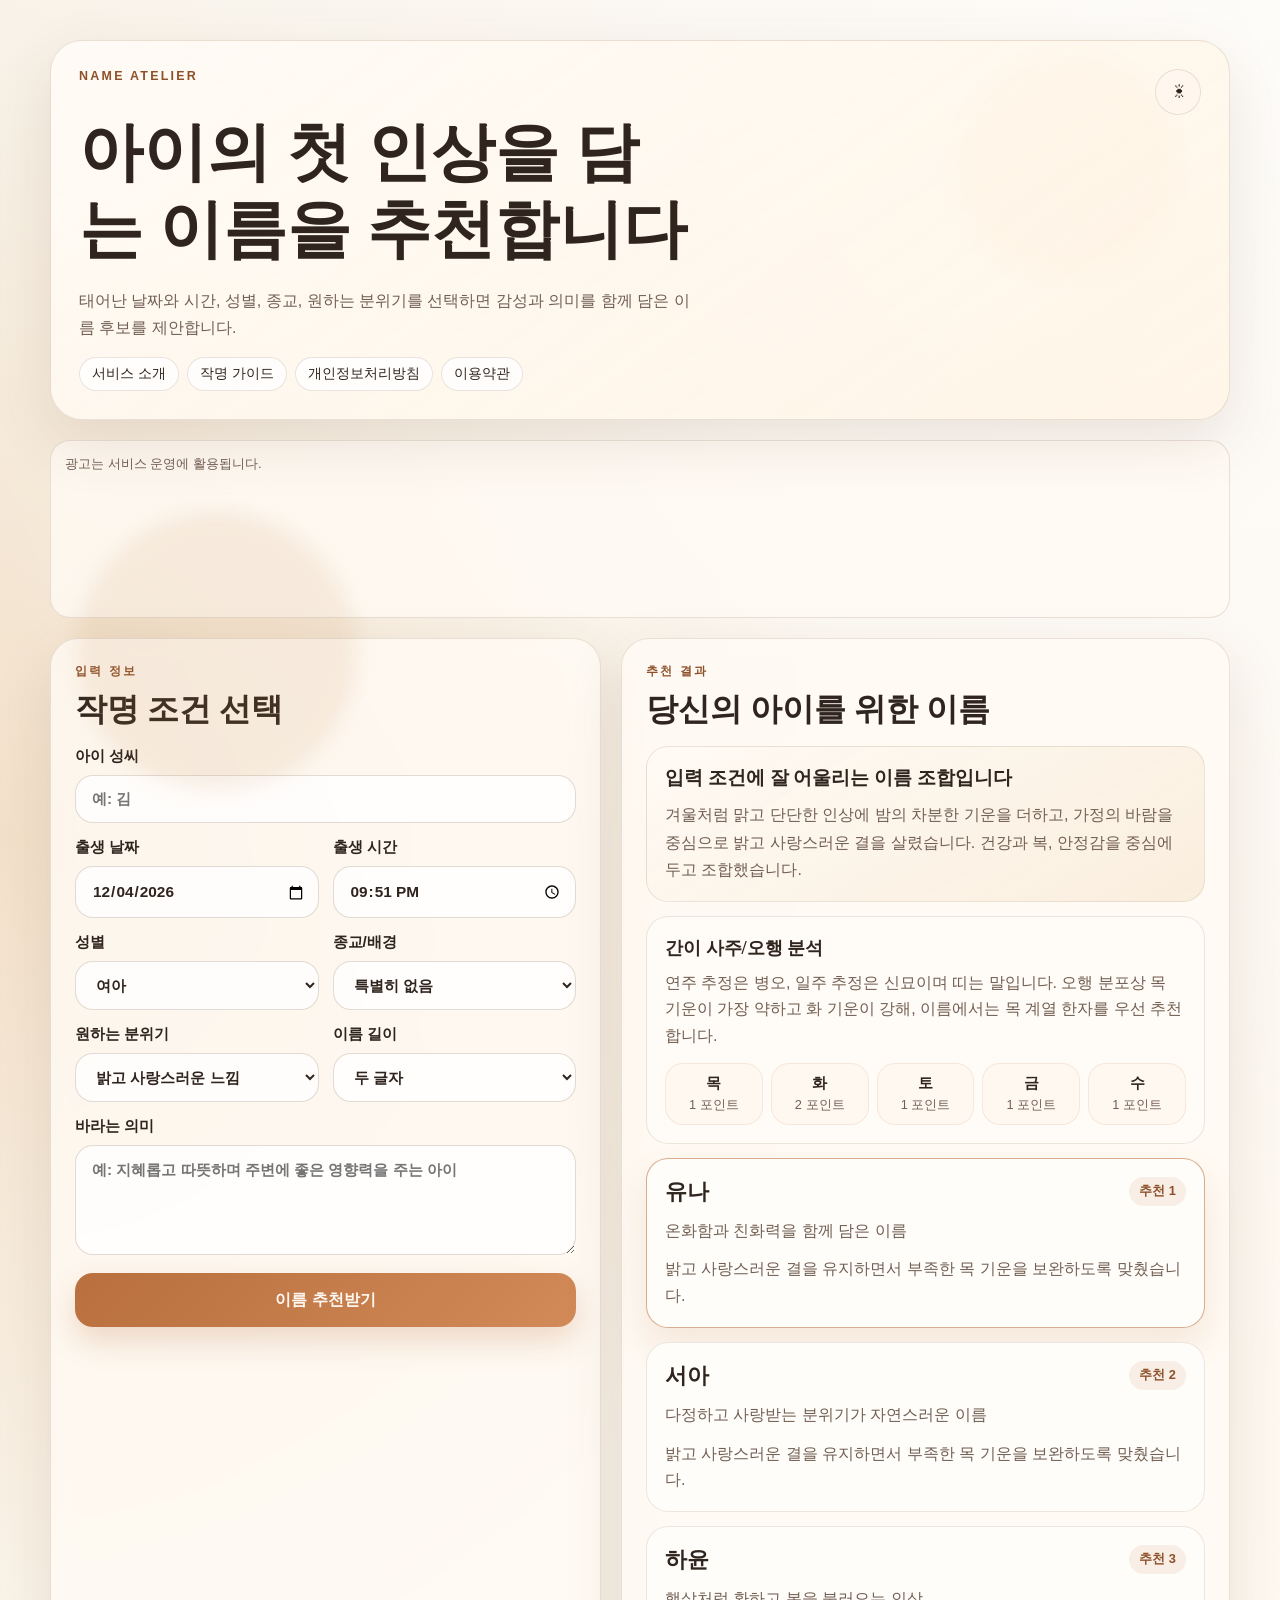
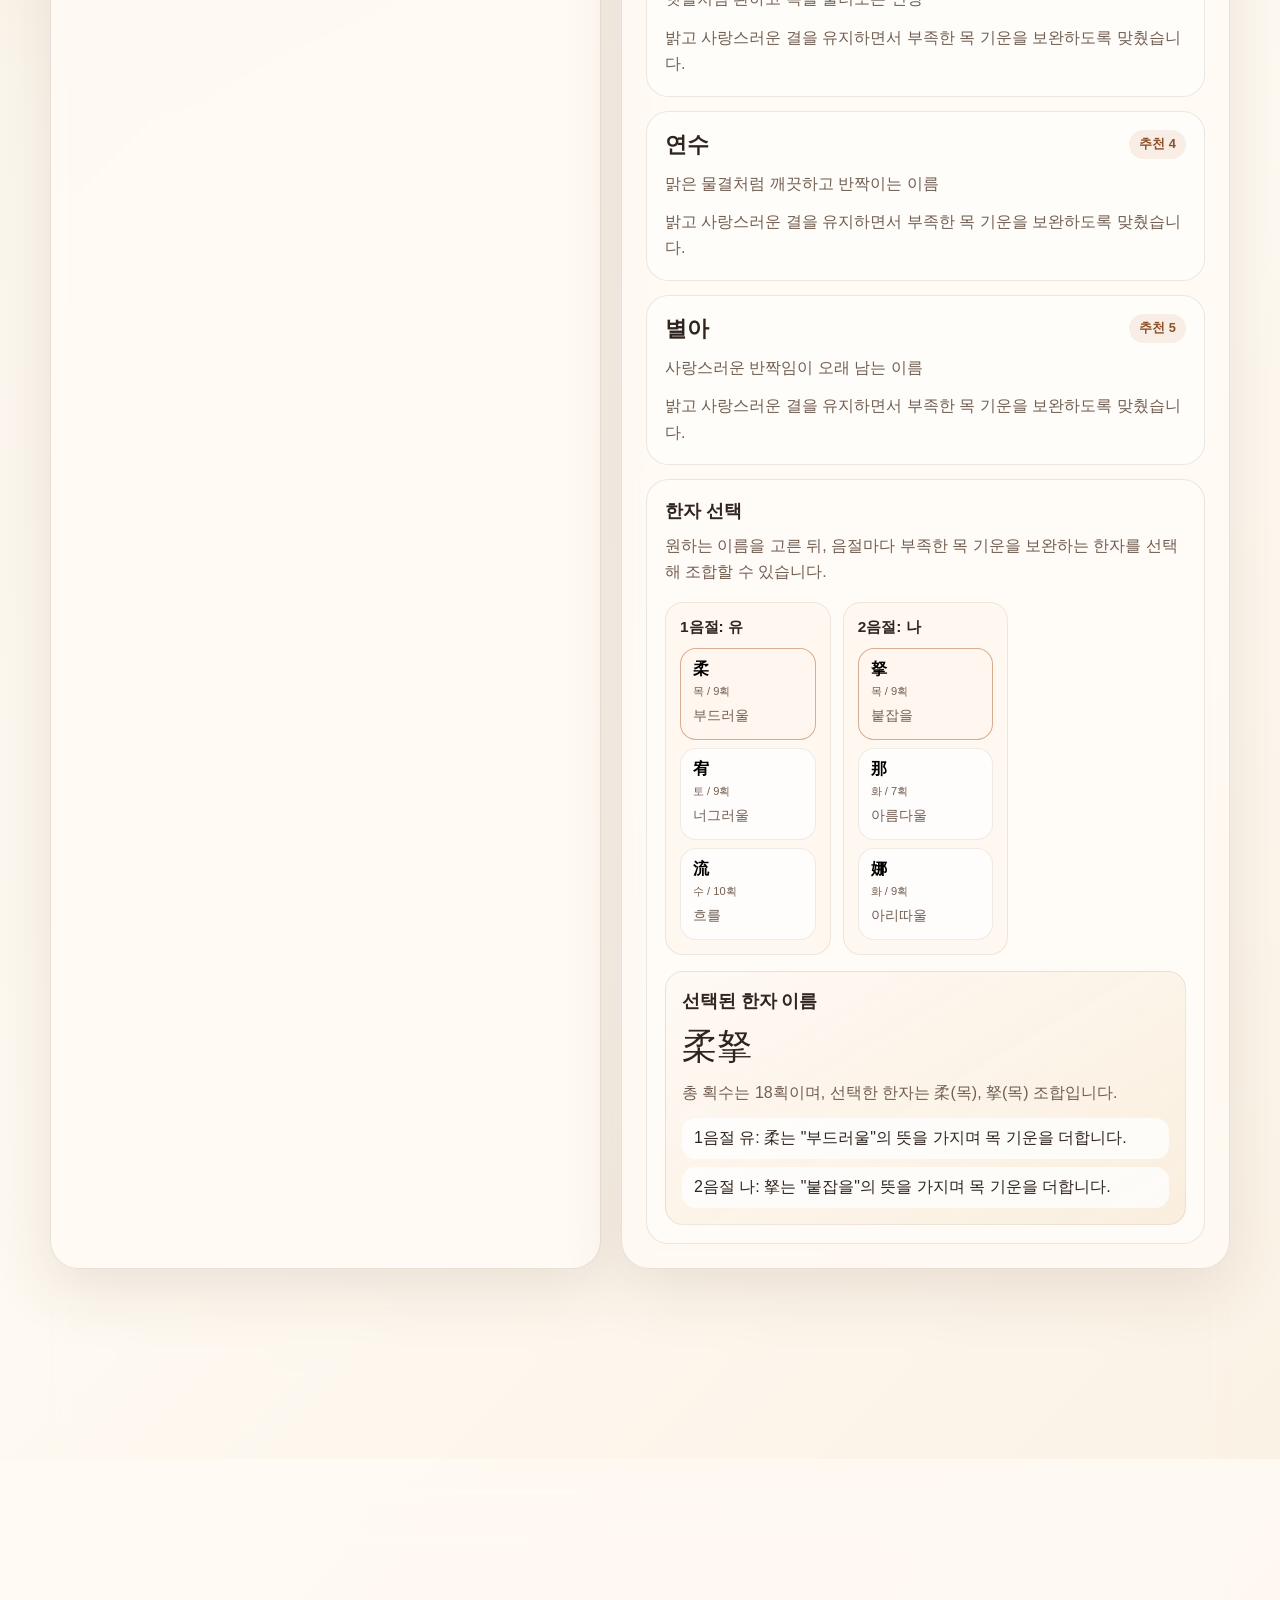
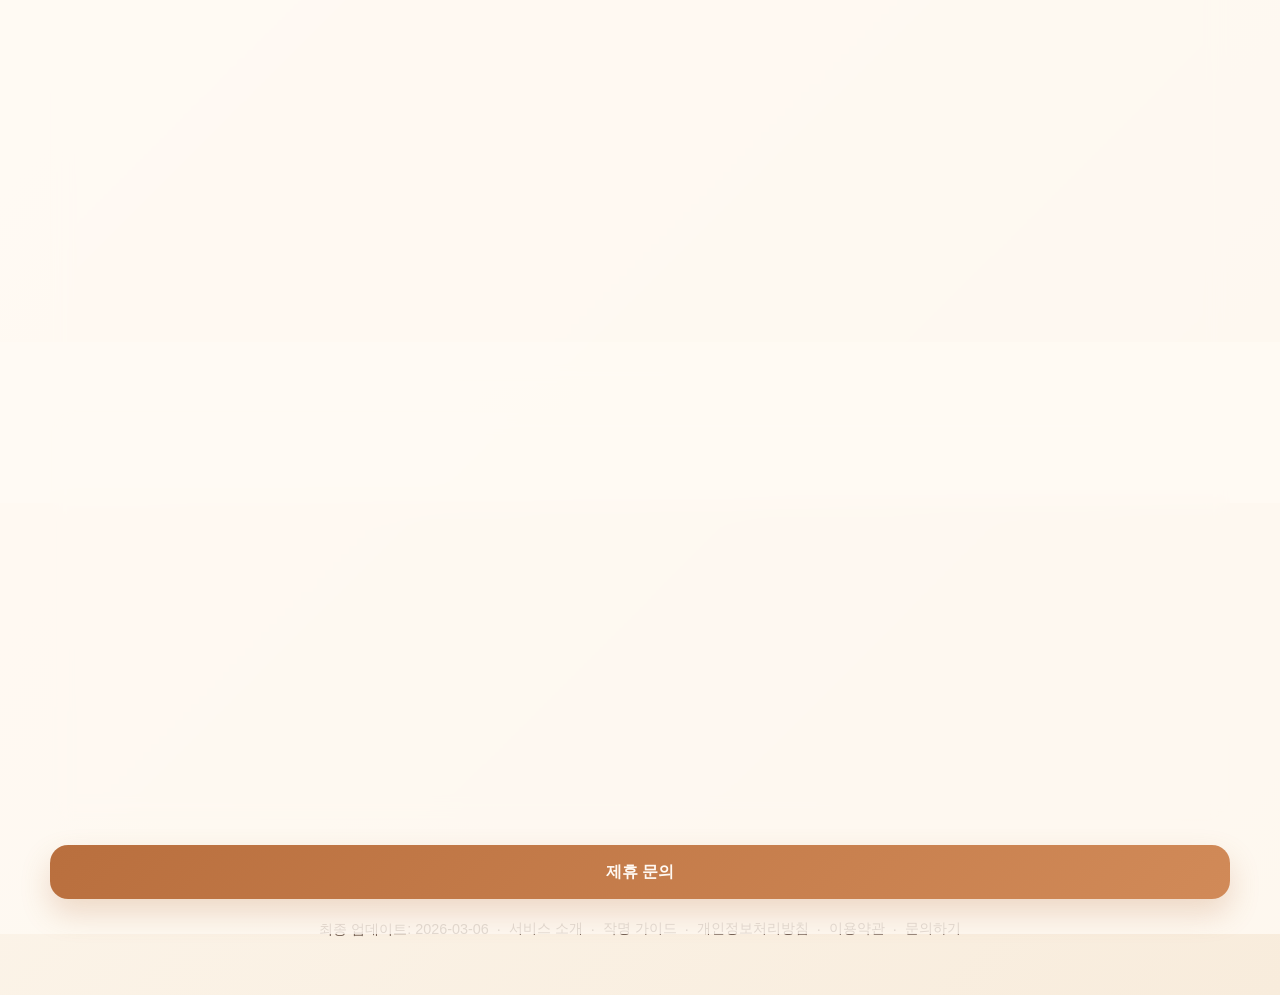
<file: index.html>
<!doctype html>
<html lang="ko">
<head>
  <meta charset="UTF-8" />
  <meta name="viewport" content="width=device-width, initial-scale=1.0" />
  <meta name="description" content="출생 정보와 원하는 분위기를 바탕으로 아이 이름 후보와 한자 조합을 추천하는 아기 작명소입니다." />
  <meta name="robots" content="index,follow,max-image-preview:large" />
  <meta name="theme-color" content="#b96f3e" />
  <meta name="google-adsense-account" content="ca-pub-7555004368437970" />
  <meta property="og:type" content="website" />
  <meta property="og:title" content="아기 작명소" />
  <meta property="og:description" content="출생 정보와 감성을 반영해 아이 이름과 한자 조합을 추천합니다." />
  <meta property="og:url" content="https://agenthongbot.github.io/productbuild_open/" />
  <meta property="og:locale" content="ko_KR" />
  <link rel="canonical" href="https://agenthongbot.github.io/productbuild_open/" />
  <link rel="preconnect" href="https://pagead2.googlesyndication.com" crossorigin />
  <link rel="preconnect" href="https://googleads.g.doubleclick.net" crossorigin />
  <link rel="preconnect" href="https://disqus.com" crossorigin />
  <script async src="https://pagead2.googlesyndication.com/pagead/js/adsbygoogle.js?client=ca-pub-7555004368437970" crossorigin="anonymous"></script>

  <title>아기 작명소</title>
  <link href="style.css" rel="stylesheet" />
  <script type="application/ld+json">
    {
      "@context": "https://schema.org",
      "@type": "WebSite",
      "name": "아기 작명소",
      "url": "https://agenthongbot.github.io/productbuild_open/",
      "inLanguage": "ko-KR",
      "description": "출생 정보와 원하는 분위기를 기반으로 이름과 한자 조합을 추천하는 작명 웹사이트"
    }
  </script>
  <script type="application/ld+json">
    {
      "@context": "https://schema.org",
      "@type": "FAQPage",
      "mainEntity": [
        {
          "@type": "Question",
          "name": "이 사이트는 사주 전문가의 최종 감정 결과를 제공하나요?",
          "acceptedAnswer": {
            "@type": "Answer",
            "text": "아니요. 본 서비스는 참고용 이름 추천 도구이며 법적/전문 감정 서비스를 대체하지 않습니다."
          }
        },
        {
          "@type": "Question",
          "name": "입력한 개인정보는 서버에 저장되나요?",
          "acceptedAnswer": {
            "@type": "Answer",
            "text": "이름 추천 입력값은 브라우저에서 처리되며, 정책 변경 시 개인정보처리방침 페이지에 공지합니다."
          }
        },
        {
          "@type": "Question",
          "name": "광고가 콘텐츠보다 더 많아지지 않도록 관리하나요?",
          "acceptedAnswer": {
            "@type": "Answer",
            "text": "네. 핵심 콘텐츠를 우선하고 광고는 보조 정보 수준으로 제한하여 사용자 경험을 해치지 않도록 운영합니다."
          }
        }
      ]
    }
  </script>
</head>
<body>
  <div class="page-shell">
    <header class="hero">
      <div class="hero-topbar">
        <p class="eyebrow">Name Atelier</p>
        <button
          type="button"
          id="theme-toggle"
          class="theme-toggle"
          aria-pressed="false"
          aria-label="다크 모드로 전환"
        >
          <span class="theme-toggle-icon" aria-hidden="true">☀</span>
        </button>
      </div>
      <h1>아이의 첫 인상을 담는 이름을 추천합니다</h1>
      <p class="hero-copy">
        태어난 날짜와 시간, 성별, 종교, 원하는 분위기를 선택하면
        감성과 의미를 함께 담은 이름 후보를 제안합니다.
      </p>
      <nav class="quick-nav" aria-label="사이트 주요 메뉴">
        <a href="about.html">서비스 소개</a>
        <a href="guide.html">작명 가이드</a>
        <a href="privacy.html">개인정보처리방침</a>
        <a href="terms.html">이용약관</a>
      </nav>
    </header>
    <section id="main-ad-section" class="ad-section" aria-label="광고 영역" hidden>
      <p class="ad-note">광고는 서비스 운영에 활용됩니다.</p>
      <ins
        class="adsbygoogle ad-unit"
        style="display:block"
        data-ad-client="ca-pub-7555004368437970"
        data-ad-slot="7251843061"
        data-ad-format="auto"
        data-full-width-responsive="true"
      ></ins>
    </section>

    <main class="layout">
      <section class="panel form-panel">
        <div class="panel-head">
          <p class="section-kicker">입력 정보</p>
          <h2>작명 조건 선택</h2>
        </div>

        <form id="naming-form" class="naming-form">
          <label>
            아이 성씨
            <input id="lastName" name="lastName" type="text" placeholder="예: 김" maxlength="10" />
          </label>

          <div class="field-grid birth-grid">
            <label>
              출생 날짜
              <input id="birthDate" name="birthDate" type="date" required />
            </label>

            <label>
              출생 시간
              <input id="birthTime" name="birthTime" type="time" required />
            </label>
          </div>

          <div class="field-grid">
            <label>
              성별
              <select id="gender" name="gender">
                <option value="girl">여아</option>
                <option value="boy">남아</option>
                <option value="neutral">성별 중립</option>
              </select>
            </label>

            <label>
              종교/배경
              <select id="religion" name="religion">
                <option value="none">특별히 없음</option>
                <option value="christian">기독교</option>
                <option value="buddhist">불교</option>
                <option value="catholic">천주교</option>
                <option value="traditional">전통/한자 중심</option>
              </select>
            </label>
          </div>

          <div class="field-grid">
            <label>
              원하는 분위기
              <select id="tone" name="tone">
                <option value="bright">밝고 사랑스러운 느낌</option>
                <option value="elegant">단정하고 우아한 느낌</option>
                <option value="modern">세련되고 현대적인 느낌</option>
                <option value="strong">단단하고 힘 있는 느낌</option>
              </select>
            </label>

            <label>
              이름 길이
              <select id="syllables" name="syllables">
                <option value="2">두 글자</option>
                <option value="3">세 글자</option>
              </select>
            </label>
          </div>

          <label>
            바라는 의미
            <textarea id="wish" name="wish" rows="4" placeholder="예: 지혜롭고 따뜻하며 주변에 좋은 영향력을 주는 아이"></textarea>
          </label>

          <button type="submit" class="primary-button">이름 추천받기</button>
        </form>
      </section>

      <section class="panel result-panel">
        <div class="panel-head">
          <p class="section-kicker">추천 결과</p>
          <h2>당신의 아이를 위한 이름</h2>
        </div>

        <div id="summary" class="summary-card"></div>
        <div id="analysis" class="analysis-card"></div>
        <div id="recommendations" class="recommendation-list"></div>
        <section id="hanjaPanel" class="hanja-panel"></section>
      </section>
    </main>

    <section class="panel comments-panel">
      <div class="panel-head">
        <p class="section-kicker">Community</p>
        <h2>댓글</h2>
      </div>
      <p class="comment-intro">댓글은 필요 시 불러옵니다. 버튼을 누르면 Disqus 댓글이 로드됩니다.</p>
      <button type="button" id="comments-load-button" class="secondary-button">댓글 불러오기</button>
      <div id="disqus_thread"></div>
    </section>
    <section class="panel quality-panel">
      <div class="panel-head">
        <p class="section-kicker">Guide</p>
        <h2>이름 추천 결과를 해석하는 방법</h2>
      </div>
      <div class="policy-stack">
        <article class="policy-block">
          <h3>1. 의미와 발음의 균형</h3>
          <p>좋은 이름은 뜻만 좋은 것이 아니라 실제 생활에서 자주 부르는 발음의 자연스러움이 함께 맞아야 합니다. 추천 결과는 의미, 어감, 오행 보완 포인트를 함께 제시해 한쪽으로 치우치지 않도록 설계되어 있습니다.</p>
        </article>
        <article class="policy-block">
          <h3>2. 한자 선택의 일관성</h3>
          <p>동일한 음절이라도 한자 조합에 따라 인상이 달라질 수 있습니다. 한자 패널에서는 음절별 대안을 비교하고 획수와 기운을 함께 보며 최종 조합을 결정할 수 있습니다.</p>
        </article>
        <article class="policy-block">
          <h3>3. 최종 결정 전 체크리스트</h3>
          <p>가족이 자주 부르는 호칭, 영문 표기 편의성, 서류 작성 시 가독성, 기존 형제자매 이름과의 조화를 함께 점검한 뒤 결정하는 것을 권장합니다.</p>
        </article>
      </div>
    </section>

    <section class="panel quality-panel">
      <div class="panel-head">
        <p class="section-kicker">FAQ</p>
        <h2>자주 묻는 질문</h2>
      </div>
      <div class="policy-stack">
        <article class="policy-block">
          <h3>무료로 이용 가능한가요?</h3>
          <p>현재 기본 추천 기능은 무료로 제공됩니다. 운영 비용은 제한적인 광고 수익과 제휴 문의를 통해 충당합니다.</p>
        </article>
        <article class="policy-block">
          <h3>의학적/법적 조언을 제공하나요?</h3>
          <p>아니요. 본 사이트는 작명 참고 정보 제공을 위한 도구이며 의학, 법률, 세무 등 전문 자문을 제공하지 않습니다.</p>
        </article>
        <article class="policy-block">
          <h3>광고 위치는 어떻게 관리하나요?</h3>
          <p>콘텐츠 읽기 흐름을 해치지 않도록 주요 입력/결과 영역 사이에만 제한적으로 배치하고, 클릭 유도 문구를 사용하지 않습니다.</p>
        </article>
      </div>
    </section>

    <div class="contact-action-bar">
      <button type="button" id="partnership-trigger" class="primary-button contact-launch">
        제휴 문의
      </button>
    </div>
    <footer class="site-footer">
      <span>최종 업데이트: 2026-03-06</span>
      <span>·</span>
      <a href="about.html">서비스 소개</a>
      <span>·</span>
      <a href="guide.html">작명 가이드</a>
      <span>·</span>
      <a href="privacy.html">개인정보처리방침</a>
      <span>·</span>
      <a href="terms.html">이용약관</a>
      <span>·</span>
      <a href="partnership.html">문의하기</a>
    </footer>
  </div>
  <script defer type="text/javascript" src="main.js"></script>
  <noscript>
    Please enable JavaScript to view the
    <a href="https://disqus.com/?ref_noscript">comments powered by Disqus.</a>
  </noscript>
</body>
</html>
</file>
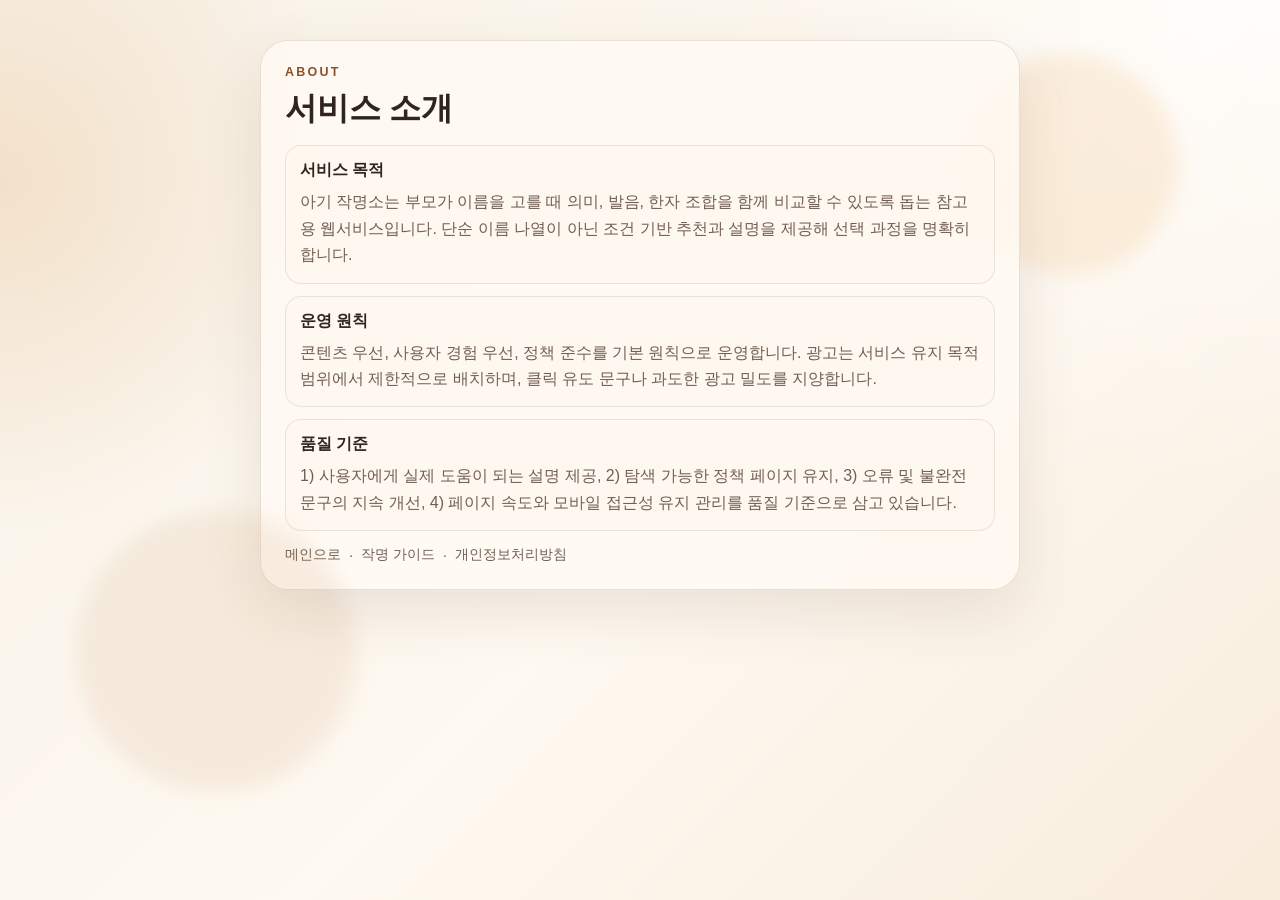
<file: about.html>
<!doctype html>
<html lang="ko">
<head>
  <meta charset="UTF-8" />
  <meta name="viewport" content="width=device-width, initial-scale=1.0" />
  <meta name="description" content="아기 작명소 서비스 소개, 운영 원칙, 콘텐츠 품질 기준" />
  <meta name="robots" content="index,follow" />
  <meta name="theme-color" content="#b96f3e" />
  <link rel="canonical" href="https://agenthongbot.github.io/productbuild_open/about.html" />
  <title>아기 작명소 | 서비스 소개</title>
  <link href="style.css" rel="stylesheet" />
</head>
<body>
  <div class="page-shell popup-shell">
    <section class="panel popup-panel">
      <div class="panel-head">
        <p class="section-kicker">About</p>
        <h2>서비스 소개</h2>
      </div>
      <div class="policy-stack">
        <article class="policy-block">
          <h3>서비스 목적</h3>
          <p>아기 작명소는 부모가 이름을 고를 때 의미, 발음, 한자 조합을 함께 비교할 수 있도록 돕는 참고용 웹서비스입니다. 단순 이름 나열이 아닌 조건 기반 추천과 설명을 제공해 선택 과정을 명확히 합니다.</p>
        </article>
        <article class="policy-block">
          <h3>운영 원칙</h3>
          <p>콘텐츠 우선, 사용자 경험 우선, 정책 준수를 기본 원칙으로 운영합니다. 광고는 서비스 유지 목적 범위에서 제한적으로 배치하며, 클릭 유도 문구나 과도한 광고 밀도를 지양합니다.</p>
        </article>
        <article class="policy-block">
          <h3>품질 기준</h3>
          <p>1) 사용자에게 실제 도움이 되는 설명 제공, 2) 탐색 가능한 정책 페이지 유지, 3) 오류 및 불완전 문구의 지속 개선, 4) 페이지 속도와 모바일 접근성 유지 관리를 품질 기준으로 삼고 있습니다.</p>
        </article>
      </div>
      <footer class="site-footer popup-footer">
        <a href="./">메인으로</a>
        <span>·</span>
        <a href="guide.html">작명 가이드</a>
        <span>·</span>
        <a href="privacy.html">개인정보처리방침</a>
      </footer>
    </section>
  </div>
  <script defer type="text/javascript" src="main.js"></script>
</body>
</html>
</file>
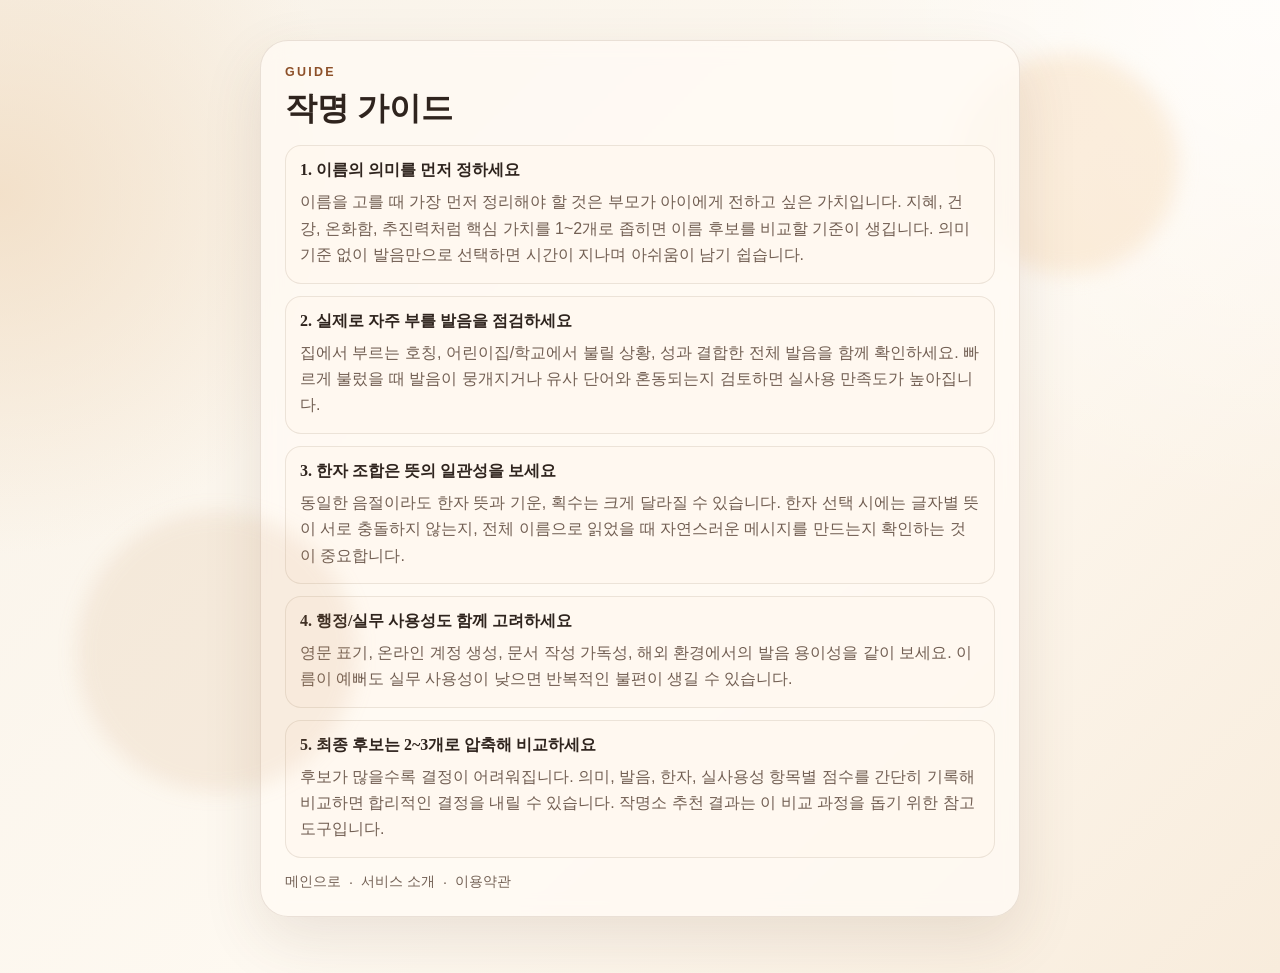
<file: guide.html>
<!doctype html>
<html lang="ko">
<head>
  <meta charset="UTF-8" />
  <meta name="viewport" content="width=device-width, initial-scale=1.0" />
  <meta name="description" content="아기 이름 작명 가이드: 뜻, 발음, 한자, 실사용 체크리스트" />
  <meta name="robots" content="index,follow" />
  <meta name="theme-color" content="#b96f3e" />
  <link rel="canonical" href="https://agenthongbot.github.io/productbuild_open/guide.html" />
  <title>아기 작명소 | 작명 가이드</title>
  <link href="style.css" rel="stylesheet" />
</head>
<body>
  <div class="page-shell popup-shell">
    <section class="panel popup-panel">
      <div class="panel-head">
        <p class="section-kicker">Guide</p>
        <h2>작명 가이드</h2>
      </div>
      <div class="policy-stack">
        <article class="policy-block">
          <h3>1. 이름의 의미를 먼저 정하세요</h3>
          <p>이름을 고를 때 가장 먼저 정리해야 할 것은 부모가 아이에게 전하고 싶은 가치입니다. 지혜, 건강, 온화함, 추진력처럼 핵심 가치를 1~2개로 좁히면 이름 후보를 비교할 기준이 생깁니다. 의미 기준 없이 발음만으로 선택하면 시간이 지나며 아쉬움이 남기 쉽습니다.</p>
        </article>
        <article class="policy-block">
          <h3>2. 실제로 자주 부를 발음을 점검하세요</h3>
          <p>집에서 부르는 호칭, 어린이집/학교에서 불릴 상황, 성과 결합한 전체 발음을 함께 확인하세요. 빠르게 불렀을 때 발음이 뭉개지거나 유사 단어와 혼동되는지 검토하면 실사용 만족도가 높아집니다.</p>
        </article>
        <article class="policy-block">
          <h3>3. 한자 조합은 뜻의 일관성을 보세요</h3>
          <p>동일한 음절이라도 한자 뜻과 기운, 획수는 크게 달라질 수 있습니다. 한자 선택 시에는 글자별 뜻이 서로 충돌하지 않는지, 전체 이름으로 읽었을 때 자연스러운 메시지를 만드는지 확인하는 것이 중요합니다.</p>
        </article>
        <article class="policy-block">
          <h3>4. 행정/실무 사용성도 함께 고려하세요</h3>
          <p>영문 표기, 온라인 계정 생성, 문서 작성 가독성, 해외 환경에서의 발음 용이성을 같이 보세요. 이름이 예뻐도 실무 사용성이 낮으면 반복적인 불편이 생길 수 있습니다.</p>
        </article>
        <article class="policy-block">
          <h3>5. 최종 후보는 2~3개로 압축해 비교하세요</h3>
          <p>후보가 많을수록 결정이 어려워집니다. 의미, 발음, 한자, 실사용성 항목별 점수를 간단히 기록해 비교하면 합리적인 결정을 내릴 수 있습니다. 작명소 추천 결과는 이 비교 과정을 돕기 위한 참고 도구입니다.</p>
        </article>
      </div>
      <footer class="site-footer popup-footer">
        <a href="./">메인으로</a>
        <span>·</span>
        <a href="about.html">서비스 소개</a>
        <span>·</span>
        <a href="terms.html">이용약관</a>
      </footer>
    </section>
  </div>
  <script defer type="text/javascript" src="main.js"></script>
</body>
</html>
</file>
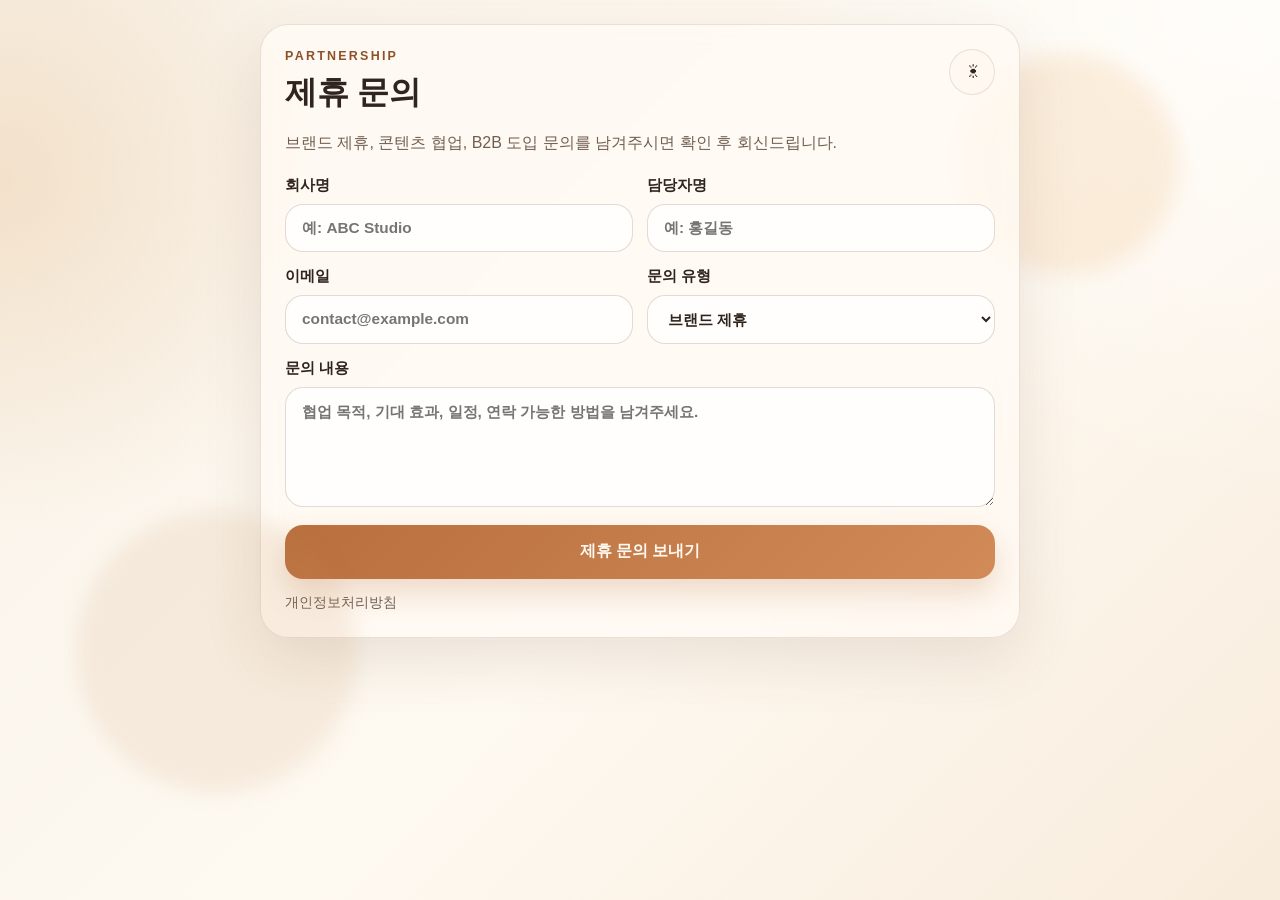
<file: partnership.html>
<!doctype html>
<html lang="ko">
<head>
  <meta charset="UTF-8" />
  <meta name="viewport" content="width=device-width, initial-scale=1.0" />
  <meta name="description" content="아기 작명소 제휴 문의 페이지입니다. 브랜드 제휴, 콘텐츠 협업, B2B 도입 문의를 접수합니다." />
  <meta name="robots" content="noindex,follow" />
  <meta name="theme-color" content="#b96f3e" />
  <meta property="og:type" content="website" />
  <meta property="og:title" content="아기 작명소 | 제휴 문의" />
  <meta property="og:description" content="브랜드 제휴, 콘텐츠 협업, B2B 도입 문의를 남겨주세요." />
  <meta property="og:url" content="https://agenthongbot.github.io/productbuild_open/partnership.html" />
  <link rel="canonical" href="https://agenthongbot.github.io/productbuild_open/partnership.html" />
  <title>아기 작명소 | 제휴 문의</title>
  <link href="style.css" rel="stylesheet" />
</head>
<body class="partnership-page">
  <div class="page-shell popup-shell">
    <section class="panel popup-panel">
      <div class="popup-topbar">
        <div class="panel-head">
          <p class="section-kicker">Partnership</p>
          <h2>제휴 문의</h2>
        </div>
        <button
          type="button"
          id="theme-toggle"
          class="theme-toggle"
          aria-pressed="false"
          aria-label="다크 모드로 전환"
        >
          <span class="theme-toggle-icon" aria-hidden="true">☀</span>
        </button>
      </div>

      <p class="contact-copy">
        브랜드 제휴, 콘텐츠 협업, B2B 도입 문의를 남겨주시면 확인 후 회신드립니다.
      </p>

      <form
        class="contact-form"
        action="https://formspree.io/f/meelbvlw"
        method="POST"
        accept-charset="UTF-8"
      >
        <input type="hidden" name="_subject" value="아기 작명소 제휴 문의" />

        <div class="field-grid">
          <label>
            회사명
            <input name="company" type="text" placeholder="예: ABC Studio" required />
          </label>

          <label>
            담당자명
            <input name="name" type="text" placeholder="예: 홍길동" required />
          </label>
        </div>

        <div class="field-grid">
          <label>
            이메일
            <input name="email" type="email" placeholder="contact@example.com" required />
          </label>

          <label>
            문의 유형
            <select name="inquiryType" required>
              <option value="brand-partnership">브랜드 제휴</option>
              <option value="content-collaboration">콘텐츠 협업</option>
              <option value="b2b-introduction">B2B 도입</option>
              <option value="other">기타</option>
            </select>
          </label>
        </div>

        <label>
          문의 내용
          <textarea
            name="message"
            rows="5"
            placeholder="협업 목적, 기대 효과, 일정, 연락 가능한 방법을 남겨주세요."
            required
          ></textarea>
        </label>

        <button type="submit" class="primary-button">제휴 문의 보내기</button>
      </form>
      <footer class="site-footer popup-footer">
        <a href="privacy.html">개인정보처리방침</a>
      </footer>
    </section>
  </div>
  <script defer type="text/javascript" src="main.js"></script>
</body>
</html>
</file>
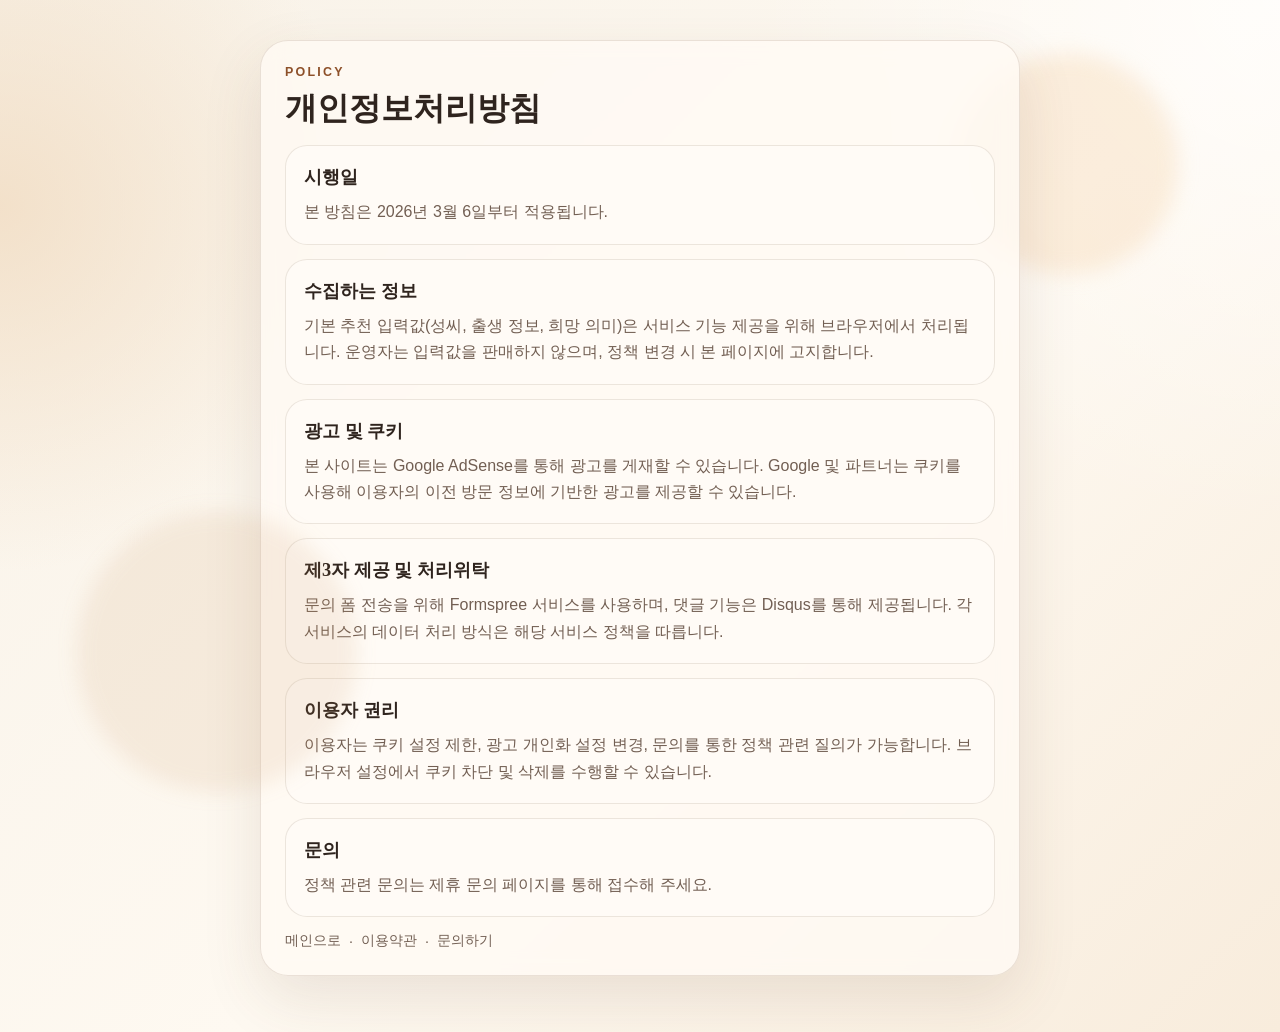
<file: privacy.html>
<!doctype html>
<html lang="ko">
<head>
  <meta charset="UTF-8" />
  <meta name="viewport" content="width=device-width, initial-scale=1.0" />
  <meta name="description" content="아기 작명소 개인정보처리방침, 광고 및 쿠키 사용 안내, 이용자 권리 안내" />
  <meta name="robots" content="index,follow" />
  <meta name="theme-color" content="#b96f3e" />
  <meta name="google-adsense-account" content="ca-pub-7555004368437970" />
  <link rel="canonical" href="https://agenthongbot.github.io/productbuild_open/privacy.html" />
  <title>아기 작명소 | 개인정보처리방침</title>
  <link href="style.css" rel="stylesheet" />
</head>
<body>
  <div class="page-shell popup-shell">
    <section class="panel popup-panel">
      <div class="panel-head">
        <p class="section-kicker">Policy</p>
        <h2>개인정보처리방침</h2>
      </div>
      <div class="analysis-card">
        <h3>시행일</h3>
        <p>본 방침은 2026년 3월 6일부터 적용됩니다.</p>
      </div>
      <div class="analysis-card">
        <h3>수집하는 정보</h3>
        <p>기본 추천 입력값(성씨, 출생 정보, 희망 의미)은 서비스 기능 제공을 위해 브라우저에서 처리됩니다. 운영자는 입력값을 판매하지 않으며, 정책 변경 시 본 페이지에 고지합니다.</p>
      </div>
      <div class="analysis-card">
        <h3>광고 및 쿠키</h3>
        <p>본 사이트는 Google AdSense를 통해 광고를 게재할 수 있습니다. Google 및 파트너는 쿠키를 사용해 이용자의 이전 방문 정보에 기반한 광고를 제공할 수 있습니다.</p>
      </div>
      <div class="analysis-card">
        <h3>제3자 제공 및 처리위탁</h3>
        <p>문의 폼 전송을 위해 Formspree 서비스를 사용하며, 댓글 기능은 Disqus를 통해 제공됩니다. 각 서비스의 데이터 처리 방식은 해당 서비스 정책을 따릅니다.</p>
      </div>
      <div class="analysis-card">
        <h3>이용자 권리</h3>
        <p>이용자는 쿠키 설정 제한, 광고 개인화 설정 변경, 문의를 통한 정책 관련 질의가 가능합니다. 브라우저 설정에서 쿠키 차단 및 삭제를 수행할 수 있습니다.</p>
      </div>
      <div class="analysis-card">
        <h3>문의</h3>
        <p>정책 관련 문의는 제휴 문의 페이지를 통해 접수해 주세요.</p>
      </div>
      <footer class="site-footer popup-footer">
        <a href="./">메인으로</a>
        <span>·</span>
        <a href="terms.html">이용약관</a>
        <span>·</span>
        <a href="partnership.html">문의하기</a>
      </footer>
    </section>
  </div>
  <script defer type="text/javascript" src="main.js"></script>
</body>
</html>
</file>
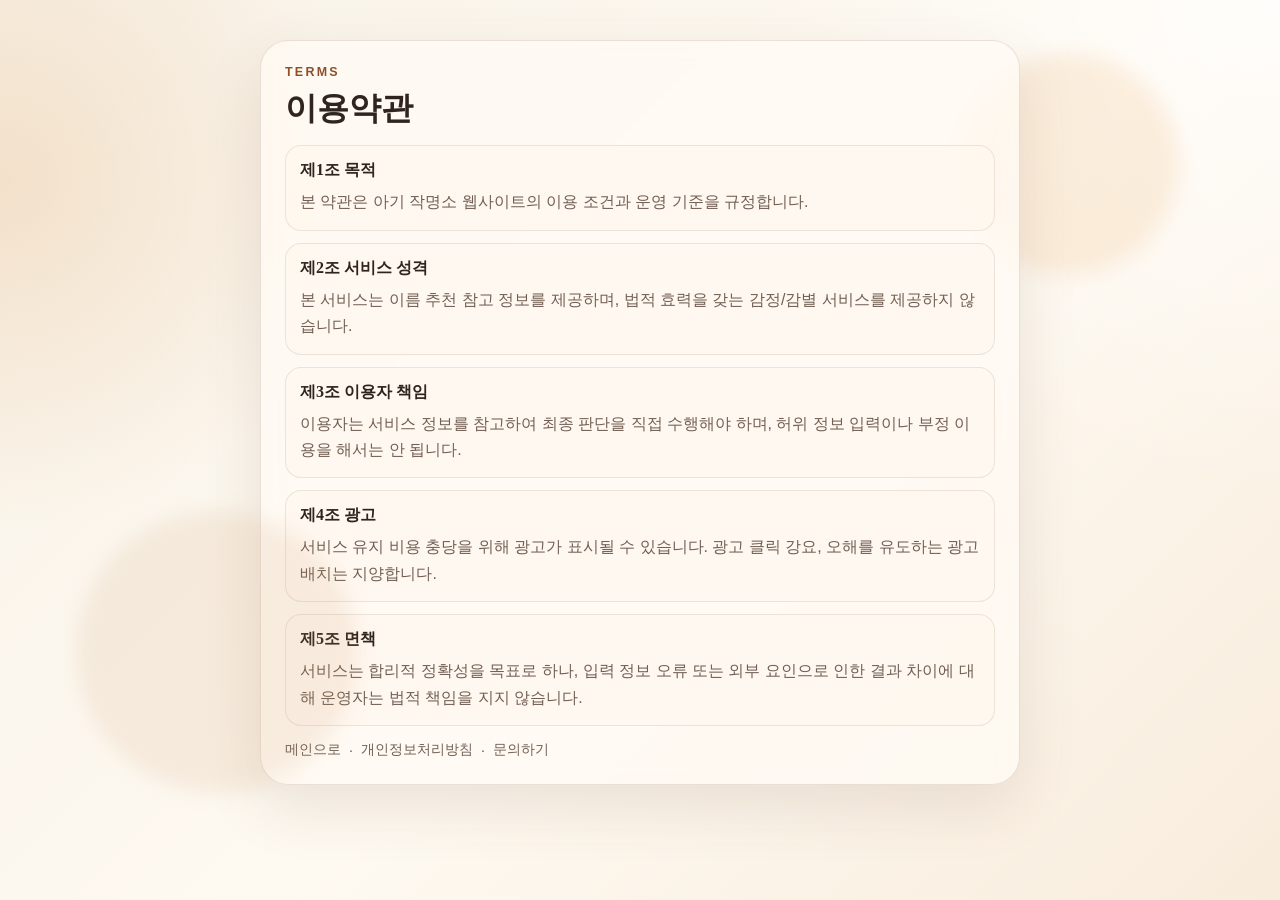
<file: terms.html>
<!doctype html>
<html lang="ko">
<head>
  <meta charset="UTF-8" />
  <meta name="viewport" content="width=device-width, initial-scale=1.0" />
  <meta name="description" content="아기 작명소 이용약관" />
  <meta name="robots" content="index,follow" />
  <meta name="theme-color" content="#b96f3e" />
  <link rel="canonical" href="https://agenthongbot.github.io/productbuild_open/terms.html" />
  <title>아기 작명소 | 이용약관</title>
  <link href="style.css" rel="stylesheet" />
</head>
<body>
  <div class="page-shell popup-shell">
    <section class="panel popup-panel">
      <div class="panel-head">
        <p class="section-kicker">Terms</p>
        <h2>이용약관</h2>
      </div>
      <div class="policy-stack">
        <article class="policy-block">
          <h3>제1조 목적</h3>
          <p>본 약관은 아기 작명소 웹사이트의 이용 조건과 운영 기준을 규정합니다.</p>
        </article>
        <article class="policy-block">
          <h3>제2조 서비스 성격</h3>
          <p>본 서비스는 이름 추천 참고 정보를 제공하며, 법적 효력을 갖는 감정/감별 서비스를 제공하지 않습니다.</p>
        </article>
        <article class="policy-block">
          <h3>제3조 이용자 책임</h3>
          <p>이용자는 서비스 정보를 참고하여 최종 판단을 직접 수행해야 하며, 허위 정보 입력이나 부정 이용을 해서는 안 됩니다.</p>
        </article>
        <article class="policy-block">
          <h3>제4조 광고</h3>
          <p>서비스 유지 비용 충당을 위해 광고가 표시될 수 있습니다. 광고 클릭 강요, 오해를 유도하는 광고 배치는 지양합니다.</p>
        </article>
        <article class="policy-block">
          <h3>제5조 면책</h3>
          <p>서비스는 합리적 정확성을 목표로 하나, 입력 정보 오류 또는 외부 요인으로 인한 결과 차이에 대해 운영자는 법적 책임을 지지 않습니다.</p>
        </article>
      </div>
      <footer class="site-footer popup-footer">
        <a href="./">메인으로</a>
        <span>·</span>
        <a href="privacy.html">개인정보처리방침</a>
        <span>·</span>
        <a href="partnership.html">문의하기</a>
      </footer>
    </section>
  </div>
  <script defer type="text/javascript" src="main.js"></script>
</body>
</html>
</file>
<file: style.css>
:root {
  --bg: #f8f2e8;
  --bg-accent: #f1dcc2;
  --surface: rgba(255, 250, 244, 0.8);
  --surface-strong: #fffdf9;
  --ink: #2f241e;
  --muted: #725f53;
  --line: rgba(123, 91, 63, 0.16);
  --brand: #b96f3e;
  --brand-dark: #8d5029;
  --shadow: 0 22px 60px rgba(100, 68, 43, 0.12);
  --hero-surface: linear-gradient(145deg, rgba(255, 251, 246, 0.92), rgba(255, 244, 228, 0.82));
  --summary-surface: linear-gradient(150deg, rgba(255, 250, 244, 0.9), rgba(249, 236, 218, 0.85));
  --panel-fill: rgba(255, 252, 247, 0.85);
  --panel-soft: rgba(255, 248, 239, 0.8);
  --control-fill: rgba(255, 255, 255, 0.78);
  --toggle-fill: rgba(255, 248, 239, 0.88);
  --toggle-line: rgba(123, 91, 63, 0.16);
}

:root[data-theme="dark"] {
  --bg: #16120f;
  --bg-accent: #2e241d;
  --surface: rgba(37, 30, 25, 0.86);
  --surface-strong: #2b221d;
  --ink: #f7eee4;
  --muted: #d0b8a5;
  --line: rgba(228, 194, 164, 0.14);
  --brand: #e6a16d;
  --brand-dark: #ffd7b8;
  --shadow: 0 24px 65px rgba(0, 0, 0, 0.34);
  --hero-surface: linear-gradient(145deg, rgba(50, 39, 32, 0.95), rgba(31, 24, 20, 0.9));
  --summary-surface: linear-gradient(150deg, rgba(52, 41, 34, 0.92), rgba(32, 26, 22, 0.88));
  --panel-fill: rgba(42, 34, 28, 0.92);
  --panel-soft: rgba(51, 41, 34, 0.92);
  --control-fill: rgba(27, 22, 18, 0.88);
  --toggle-fill: rgba(51, 40, 32, 0.92);
  --toggle-line: rgba(228, 194, 164, 0.16);
}

* {
  box-sizing: border-box;
}

body {
  margin: 0;
  min-height: 100vh;
  overflow-x: hidden;
  font-family: "Pretendard", "Noto Sans KR", sans-serif;
  color: var(--ink);
  background:
    radial-gradient(circle at top right, rgba(255, 255, 255, 0.7), transparent 32%),
    radial-gradient(circle at left 20%, rgba(241, 220, 194, 0.8), transparent 24%),
    linear-gradient(135deg, var(--bg), #fef9f1 55%, #f8ecdc);
}

body::before,
body::after {
  content: "";
  position: fixed;
  inset: auto;
  border-radius: 50%;
  pointer-events: none;
  filter: blur(10px);
}

body::before {
  top: 6%;
  right: 8%;
  width: 220px;
  height: 220px;
  background: rgba(245, 204, 160, 0.3);
}

body::after {
  bottom: 12%;
  left: 6%;
  width: 280px;
  height: 280px;
  background: rgba(193, 140, 84, 0.12);
}

:root[data-theme="dark"] body {
  background:
    radial-gradient(circle at top right, rgba(230, 161, 109, 0.12), transparent 32%),
    radial-gradient(circle at left 20%, rgba(93, 69, 53, 0.35), transparent 24%),
    linear-gradient(135deg, #110e0c, #1c1612 55%, #261d18);
}

:root[data-theme="dark"] body::before {
  background: rgba(230, 161, 109, 0.1);
}

:root[data-theme="dark"] body::after {
  background: rgba(132, 96, 71, 0.12);
}

.page-shell {
  width: min(1180px, calc(100% - 32px));
  margin: 0 auto;
  padding: 40px 0 56px;
}

.hero {
  padding: 28px;
  border: 1px solid var(--line);
  border-radius: 32px;
  background: var(--hero-surface);
  box-shadow: var(--shadow);
  animation: rise 0.7s ease-out both;
}

.hero-topbar {
  display: flex;
  align-items: flex-start;
  justify-content: space-between;
  gap: 16px;
}

.eyebrow,
.section-kicker {
  margin: 0 0 10px;
  color: var(--brand-dark);
  font-size: 0.78rem;
  font-weight: 700;
  letter-spacing: 0.18em;
  text-transform: uppercase;
}

.theme-toggle {
  display: inline-flex;
  align-items: center;
  justify-content: center;
  border: 1px solid var(--toggle-line);
  width: 46px;
  height: 46px;
  padding: 0;
  border-radius: 50%;
  background: var(--toggle-fill);
  color: var(--ink);
  font: inherit;
  cursor: pointer;
  transition: transform 0.25s ease, border-color 0.25s ease, background-color 0.25s ease, box-shadow 0.25s ease;
}

.theme-toggle:hover,
.theme-toggle:focus-visible {
  transform: translateY(-1px);
  border-color: rgba(185, 111, 62, 0.38);
  box-shadow: 0 10px 22px rgba(100, 68, 43, 0.12);
}

.theme-toggle-icon {
  display: block;
  font-size: 1.15rem;
  line-height: 1;
}

.hero h1,
.panel-head h2 {
  margin: 0;
  font-family: "Iropke Batang", "Noto Serif KR", serif;
  line-height: 1.2;
}

.hero h1 {
  max-width: 700px;
  font-size: clamp(2rem, 5vw, 4.2rem);
  text-wrap: balance;
}

.hero-copy {
  margin: 18px 0 0;
  max-width: 620px;
  color: var(--muted);
  font-size: 1rem;
  line-height: 1.7;
}

.quick-nav {
  display: flex;
  flex-wrap: wrap;
  gap: 8px;
  margin-top: 16px;
}

.quick-nav a {
  display: inline-flex;
  align-items: center;
  min-height: 34px;
  padding: 6px 12px;
  border-radius: 999px;
  border: 1px solid var(--line);
  color: var(--ink);
  text-decoration: none;
  background: var(--control-fill);
  font-size: 0.88rem;
}

.layout {
  display: grid;
  grid-template-columns: minmax(320px, 0.95fr) minmax(320px, 1.05fr);
  gap: 20px;
  margin-top: 20px;
}

.ad-section {
  margin-top: 20px;
  padding: 14px;
  border: 1px solid var(--line);
  border-radius: 20px;
  background: var(--surface);
}

.ad-note {
  margin: 0 0 10px;
  font-size: 0.82rem;
  color: var(--muted);
}

.ad-unit {
  min-height: 120px;
}

.panel {
  padding: 24px;
  border: 1px solid var(--line);
  border-radius: 28px;
  background: var(--surface);
  backdrop-filter: blur(10px);
  box-shadow: var(--shadow);
}

.form-panel {
  animation: rise 0.9s ease-out both;
}

.result-panel {
  animation: rise 1.1s ease-out both;
}

.contact-copy {
  margin: 0 0 18px;
  max-width: 720px;
  color: var(--muted);
  line-height: 1.7;
}

.contact-action-bar {
  display: flex;
  justify-content: center;
  margin-top: 20px;
  animation: rise 1.25s ease-out both;
}

.comments-panel {
  margin-top: 20px;
  animation: rise 1.35s ease-out both;
}

.comment-intro {
  margin: 0 0 10px;
  color: var(--muted);
  line-height: 1.6;
}

.contact-launch {
  width: fit-content;
  min-width: 180px;
  margin-top: 0;
  padding-inline: 24px;
}

.site-footer {
  display: flex;
  justify-content: center;
  align-items: center;
  gap: 8px;
  margin-top: 20px;
  color: var(--muted);
  font-size: 0.9rem;
}

.site-footer a {
  color: inherit;
  text-decoration: none;
  border-bottom: 1px solid transparent;
}

.site-footer a:hover,
.site-footer a:focus-visible {
  border-bottom-color: currentColor;
}

.popup-footer {
  margin-top: 14px;
  justify-content: flex-start;
}

.quality-panel {
  margin-top: 20px;
}

.policy-stack {
  display: grid;
  gap: 12px;
}

.policy-block {
  padding: 14px;
  border-radius: 16px;
  border: 1px solid rgba(123, 91, 63, 0.14);
  background: var(--panel-soft);
}

.policy-block h3 {
  margin: 0;
  font-size: 1rem;
  font-family: "Iropke Batang", "Noto Serif KR", serif;
}

.policy-block p {
  margin: 8px 0 0;
  color: var(--muted);
  line-height: 1.65;
}

.contact-form {
  display: grid;
  gap: 14px;
}

.partnership-page .page-shell {
  padding-top: 24px;
}

.popup-shell {
  width: min(760px, calc(100% - 24px));
}

.popup-panel {
  animation: rise 0.45s ease-out both;
}

.popup-topbar {
  display: flex;
  align-items: flex-start;
  justify-content: space-between;
  gap: 16px;
  margin-bottom: 18px;
}

.popup-topbar .panel-head {
  margin-bottom: 0;
}

.panel-head {
  margin-bottom: 18px;
}

.panel-head h2 {
  font-size: clamp(1.4rem, 3vw, 2rem);
}

.naming-form {
  display: grid;
  gap: 14px;
}

label {
  display: grid;
  gap: 8px;
  font-size: 0.96rem;
  font-weight: 600;
}

.field-grid {
  display: grid;
  grid-template-columns: 1fr 1fr;
  gap: 14px;
}

input,
select,
textarea,
.primary-button,
.secondary-button {
  width: 100%;
  min-width: 0;
  border-radius: 18px;
  font: inherit;
}

input,
select,
textarea {
  padding: 14px 16px;
  border: 1px solid rgba(123, 91, 63, 0.22);
  background: var(--control-fill);
  color: var(--ink);
  outline: none;
  transition: border-color 0.25s ease, transform 0.25s ease, box-shadow 0.25s ease;
}

input[type="date"],
input[type="time"] {
  width: 100%;
  max-width: 100%;
  min-height: 52px;
  padding-right: 12px;
  line-height: 1.2;
  appearance: none;
  -webkit-appearance: none;
}

input[type="date"]::-webkit-datetime-edit,
input[type="time"]::-webkit-datetime-edit {
  padding: 0;
}

input[type="date"]::-webkit-date-and-time-value,
input[type="time"]::-webkit-date-and-time-value {
  min-width: 0;
  margin: 0;
  text-align: left;
}

input[type="date"]::-webkit-calendar-picker-indicator,
input[type="time"]::-webkit-calendar-picker-indicator {
  margin: 0;
}

input:focus,
select:focus,
textarea:focus {
  border-color: rgba(185, 111, 62, 0.7);
  box-shadow: 0 0 0 4px rgba(185, 111, 62, 0.12);
  transform: translateY(-1px);
}

textarea {
  resize: vertical;
  min-height: 110px;
}

.primary-button {
  min-height: 54px;
  margin-top: 4px;
  padding: 15px 18px;
  border: 0;
  background: linear-gradient(135deg, var(--brand), #d18a58);
  color: #fff9f3;
  font-weight: 700;
  cursor: pointer;
  box-shadow: 0 14px 30px rgba(185, 111, 62, 0.24);
  transition: transform 0.25s ease, box-shadow 0.25s ease;
}

.primary-button:hover,
.primary-button:focus-visible {
  transform: translateY(-2px);
  box-shadow: 0 18px 34px rgba(185, 111, 62, 0.32);
}

.secondary-button {
  min-height: 48px;
  margin-top: 4px;
  padding: 12px 16px;
  border: 1px solid rgba(123, 91, 63, 0.24);
  background: var(--control-fill);
  color: var(--ink);
  font-weight: 600;
  cursor: pointer;
  transition: transform 0.2s ease, border-color 0.2s ease;
}

.secondary-button:hover,
.secondary-button:focus-visible {
  transform: translateY(-1px);
  border-color: rgba(185, 111, 62, 0.4);
}

.secondary-button:disabled {
  opacity: 0.72;
  cursor: default;
  transform: none;
}

.summary-card {
  min-height: 136px;
  padding: 18px;
  border-radius: 22px;
  background: var(--summary-surface);
  border: 1px solid rgba(123, 91, 63, 0.14);
}

.summary-card h3 {
  margin: 0 0 10px;
  font-family: "Iropke Batang", "Noto Serif KR", serif;
  font-size: 1.2rem;
}

.summary-card p {
  margin: 0;
  color: var(--muted);
  line-height: 1.7;
}

.recommendation-list {
  display: grid;
  gap: 14px;
  margin-top: 14px;
}

.name-card {
  cursor: pointer;
  padding: 18px;
  border-radius: 22px;
  background: var(--surface-strong);
  border: 1px solid rgba(123, 91, 63, 0.14);
  transform: translateY(16px);
  opacity: 0;
  animation: card-in 0.55s ease forwards;
  transition: border-color 0.25s ease, transform 0.25s ease, box-shadow 0.25s ease;
}

.name-card:nth-child(2) {
  animation-delay: 0.08s;
}

.name-card:nth-child(3) {
  animation-delay: 0.16s;
}

.name-row {
  display: flex;
  align-items: center;
  justify-content: space-between;
  gap: 12px;
  flex-wrap: wrap;
}

.name-row h3 {
  margin: 0;
  font-size: 1.35rem;
  font-family: "Iropke Batang", "Noto Serif KR", serif;
}

.badge {
  display: inline-flex;
  align-items: center;
  flex-shrink: 0;
  border-radius: 999px;
  padding: 6px 10px;
  background: rgba(185, 111, 62, 0.1);
  color: var(--brand-dark);
  font-size: 0.8rem;
  font-weight: 700;
}

.name-card p {
  margin: 12px 0 0;
  color: var(--muted);
  line-height: 1.65;
}

.name-card:hover,
.name-card:focus-visible {
  transform: translateY(-2px);
  border-color: rgba(185, 111, 62, 0.32);
  box-shadow: 0 16px 30px rgba(100, 68, 43, 0.1);
}

.name-card.is-selected {
  border-color: rgba(185, 111, 62, 0.56);
  box-shadow: 0 18px 34px rgba(185, 111, 62, 0.14);
}

.analysis-card,
.hanja-panel {
  margin-top: 14px;
  padding: 18px;
  border-radius: 22px;
  border: 1px solid rgba(123, 91, 63, 0.14);
  background: var(--panel-fill);
}

.analysis-card h3,
.hanja-head h3,
.hanja-preview h3 {
  margin: 0;
  font-family: "Iropke Batang", "Noto Serif KR", serif;
  font-size: 1.15rem;
}

.analysis-card p,
.hanja-head p,
.hanja-preview p,
.hanja-option p {
  margin: 10px 0 0;
  color: var(--muted);
  line-height: 1.65;
}

.element-meter {
  display: grid;
  grid-template-columns: repeat(5, minmax(0, 1fr));
  gap: 8px;
  margin-top: 14px;
}

.element-pill {
  padding: 10px 8px;
  border-radius: 18px;
  background: var(--panel-soft);
  border: 1px solid rgba(185, 111, 62, 0.12);
  text-align: center;
}

.element-pill strong {
  display: block;
  font-size: 0.92rem;
}

.element-pill span {
  display: block;
  margin-top: 4px;
  font-size: 0.8rem;
  color: var(--muted);
}

.hanja-panel {
  display: grid;
  gap: 16px;
}

.hanja-grid {
  display: grid;
  grid-template-columns: repeat(3, minmax(0, 1fr));
  gap: 12px;
}

.hanja-column {
  padding: 14px;
  border-radius: 18px;
  background: var(--panel-soft);
  border: 1px solid rgba(123, 91, 63, 0.12);
}

.hanja-column h4 {
  margin: 0 0 10px;
  font-size: 0.96rem;
}

.hanja-options {
  display: grid;
  gap: 8px;
}

.hanja-option {
  width: 100%;
  min-height: 92px;
  padding: 10px 12px;
  text-align: left;
  border-radius: 16px;
  border: 1px solid rgba(123, 91, 63, 0.12);
  background: var(--control-fill);
  cursor: pointer;
  transition: border-color 0.25s ease, transform 0.25s ease;
}

.hanja-option strong {
  display: block;
  font-size: 1rem;
}

.hanja-option small {
  display: block;
  margin-top: 4px;
  color: var(--muted);
}

.hanja-option p {
  margin-top: 6px;
  font-size: 0.86rem;
}

.hanja-option:hover,
.hanja-option:focus-visible {
  transform: translateY(-1px);
  border-color: rgba(185, 111, 62, 0.3);
}

.hanja-option.is-active {
  border-color: rgba(185, 111, 62, 0.55);
  background: var(--toggle-fill);
}

.hanja-preview {
  padding: 16px;
  border-radius: 18px;
  background: var(--summary-surface);
  border: 1px solid rgba(123, 91, 63, 0.12);
}

.hanja-preview-name {
  margin-top: 10px;
  font-size: clamp(1.6rem, 3vw, 2.2rem);
  font-family: "Iropke Batang", "Noto Serif KR", serif;
}

.hanja-detail-list {
  display: grid;
  gap: 8px;
  margin-top: 12px;
}

.hanja-detail {
  padding: 10px 12px;
  border-radius: 14px;
  background: var(--control-fill);
}

@keyframes rise {
  from {
    opacity: 0;
    transform: translateY(18px);
  }
  to {
    opacity: 1;
    transform: translateY(0);
  }
}

@keyframes card-in {
  to {
    opacity: 1;
    transform: translateY(0);
  }
}

@media (max-width: 900px) {
  .page-shell {
    width: min(100% - 24px, 100%);
    padding: 28px 0 44px;
  }

  .hero {
    padding: 24px;
  }

  .hero h1 {
    font-size: clamp(1.85rem, 7vw, 3.1rem);
  }

  .layout {
    grid-template-columns: 1fr;
    gap: 16px;
  }

  .ad-section {
    margin-top: 16px;
  }

  .hanja-grid,
  .element-meter {
    grid-template-columns: 1fr;
  }

  .contact-action-bar,
  .comments-panel {
    margin-top: 16px;
  }

  .quality-panel {
    margin-top: 16px;
  }

  .popup-shell {
    width: min(100% - 20px, 100%);
  }
}

@media (max-width: 640px) {
  .page-shell {
    width: min(100% - 16px, 100%);
    padding: 16px 0 32px;
  }

  .hero,
  .panel {
    padding: 18px;
    border-radius: 22px;
  }

  .hero {
    padding-top: 16px;
  }

  .eyebrow,
  .section-kicker {
    margin-bottom: 8px;
    letter-spacing: 0.14em;
  }

  .hero h1 {
    font-size: clamp(1.7rem, 8vw, 2.4rem);
    line-height: 1.18;
  }

  .hero-copy,
  .contact-copy,
  .summary-card p,
  .analysis-card p,
  .hanja-head p,
  .hanja-preview p,
  .name-card p,
  .policy-block p {
    font-size: 0.95rem;
    line-height: 1.6;
  }

  .field-grid {
    grid-template-columns: 1fr;
    gap: 12px;
  }

  .birth-grid {
    gap: 10px;
  }

  .birth-grid > label {
    min-width: 0;
    overflow: hidden;
  }

  .panel-head {
    margin-bottom: 14px;
  }

  .panel-head h2 {
    font-size: 1.35rem;
  }

  .naming-form,
  .contact-form {
    gap: 12px;
  }

  .contact-launch {
    width: 100%;
    min-width: 0;
  }

  label {
    gap: 6px;
    font-size: 0.92rem;
  }

  input,
  select,
  textarea {
    padding: 13px 14px;
    border-radius: 16px;
  }

  #birthDate,
  #birthTime {
    min-height: 54px;
    font-size: 16px;
    padding-right: 10px;
  }

  .primary-button {
    min-height: 52px;
    padding: 14px 16px;
    border-radius: 16px;
  }

  .secondary-button {
    min-height: 46px;
    border-radius: 16px;
  }

  .hero-topbar {
    align-items: center;
    flex-direction: row;
    gap: 12px;
  }

  .theme-toggle {
    margin-left: auto;
    width: 48px;
    min-height: 48px;
  }

  .popup-topbar {
    align-items: center;
  }

  .summary-card,
  .analysis-card,
  .hanja-panel,
  .name-card,
  .hanja-column,
  .hanja-preview {
    padding: 16px;
    border-radius: 18px;
  }

  .name-row {
    align-items: flex-start;
    flex-direction: column;
    gap: 8px;
  }

  .name-row h3 {
    font-size: 1.18rem;
  }

  .badge {
    padding: 5px 9px;
    font-size: 0.76rem;
  }

  .element-pill {
    padding: 12px 10px;
  }

  .hanja-panel {
    gap: 12px;
  }

  .hanja-option {
    min-height: 84px;
    padding: 11px 12px;
  }

  .hanja-option strong {
    font-size: 0.96rem;
  }

  .hanja-option p {
    font-size: 0.82rem;
    line-height: 1.5;
  }

  .hanja-preview-name {
    font-size: clamp(1.35rem, 7vw, 1.8rem);
    word-break: keep-all;
  }
}

@media (max-width: 420px) {
  .page-shell {
    width: min(100% - 12px, 100%);
    padding-bottom: 24px;
  }

  .hero,
  .panel {
    padding: 14px;
    border-radius: 18px;
  }

  .hero h1 {
    font-size: clamp(1.5rem, 9vw, 2rem);
  }

  .hero-topbar {
    gap: 10px;
  }

  .popup-topbar {
    gap: 10px;
  }

  .hero-copy,
  .contact-copy {
    margin-top: 14px;
    font-size: 0.9rem;
  }

  .birth-grid {
    gap: 8px;
  }

  .birth-grid label {
    gap: 5px;
    font-size: 0.88rem;
  }

  #birthDate,
  #birthTime {
    padding: 12px;
    border-radius: 14px;
    min-height: 52px;
    width: 100%;
    max-width: 100%;
    font-size: 16px;
    line-height: 1.1;
    letter-spacing: -0.01em;
  }

  #birthDate::-webkit-datetime-edit,
  #birthTime::-webkit-datetime-edit {
    display: flex;
    align-items: center;
    min-width: 0;
    padding: 0;
  }

  #birthDate::-webkit-date-and-time-value,
  #birthTime::-webkit-date-and-time-value {
    display: inline-block;
    max-width: 100%;
    text-align: left;
    overflow: hidden;
    text-overflow: ellipsis;
    white-space: nowrap;
  }

  .theme-toggle,
  .primary-button,
  .secondary-button {
    font-size: 0.95rem;
  }

  .summary-card,
  .analysis-card,
  .hanja-panel,
  .name-card,
  .hanja-column,
  .hanja-preview,
  .hanja-detail {
    padding: 14px;
    border-radius: 16px;
  }

  .name-row h3,
  .summary-card h3,
  .analysis-card h3,
  .hanja-head h3,
  .hanja-preview h3 {
    font-size: 1.02rem;
  }

  .hanja-column h4 {
    font-size: 0.9rem;
  }
}
</file>
